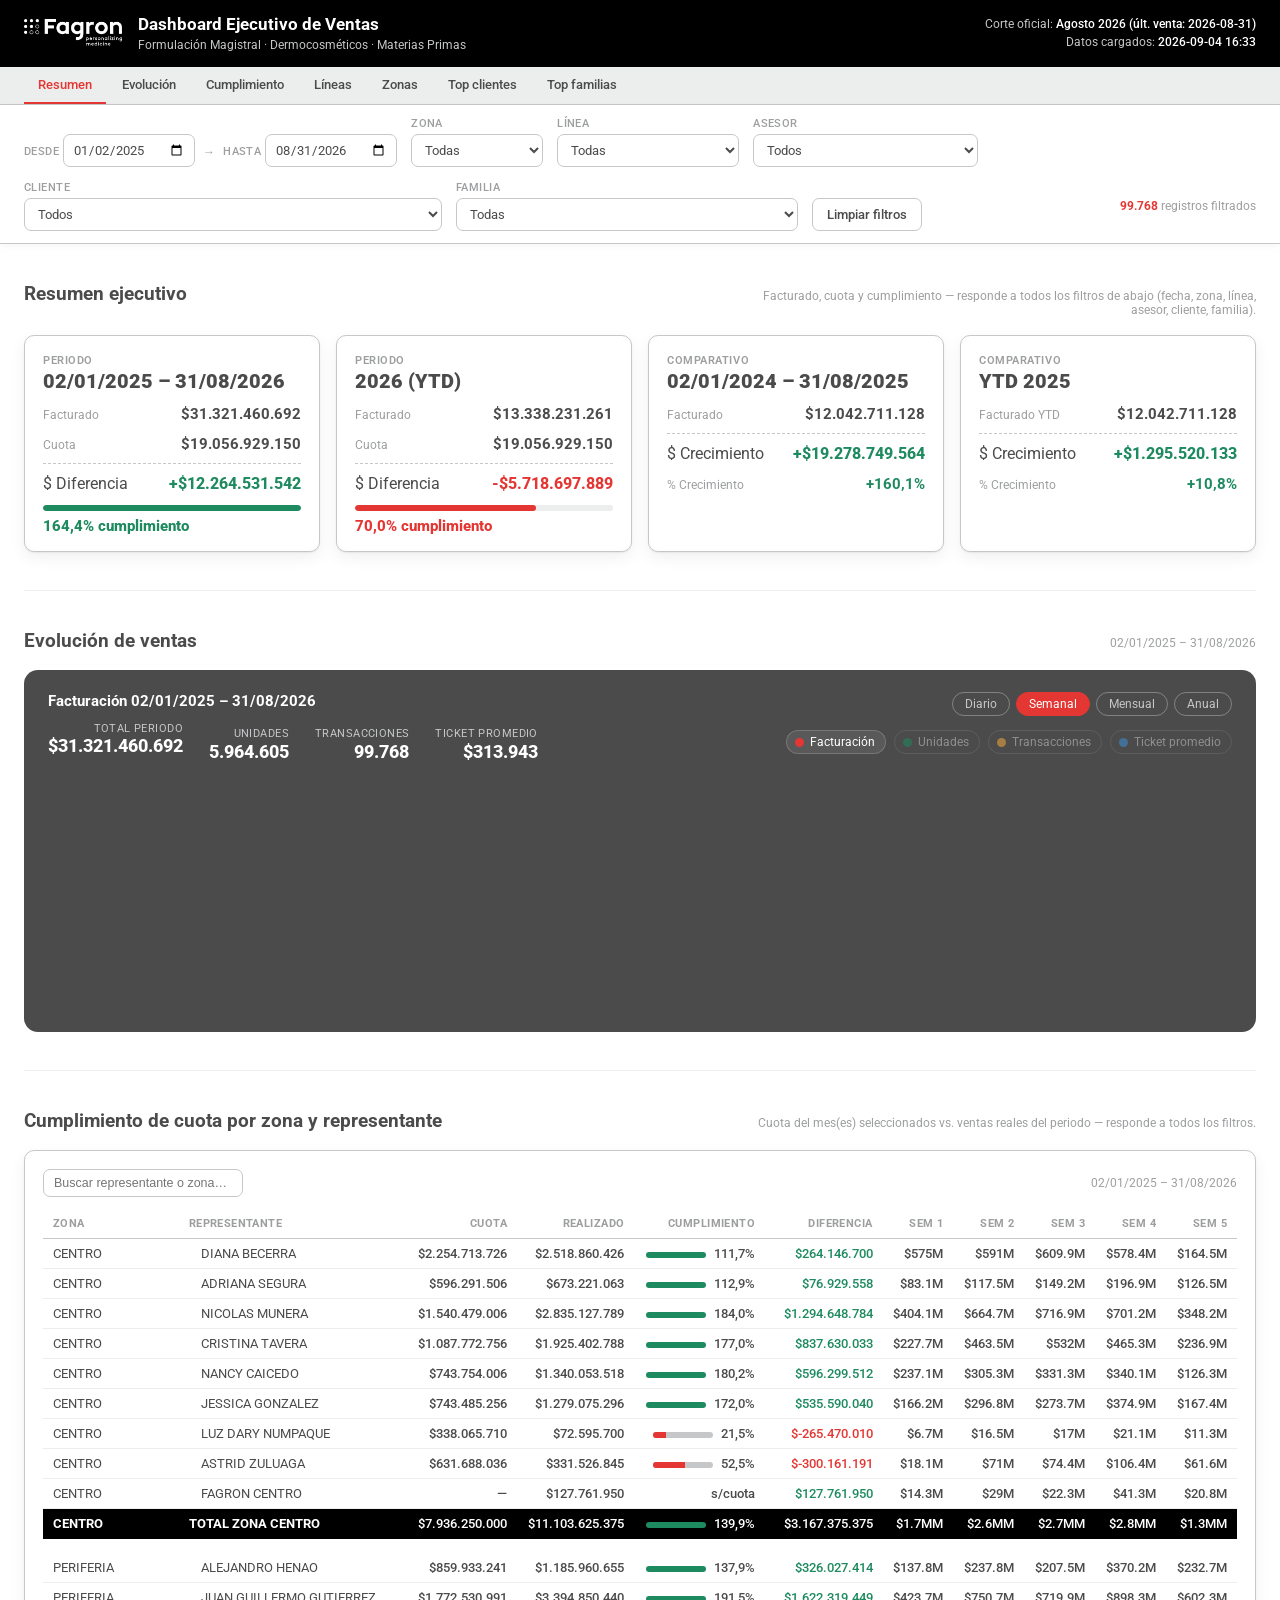
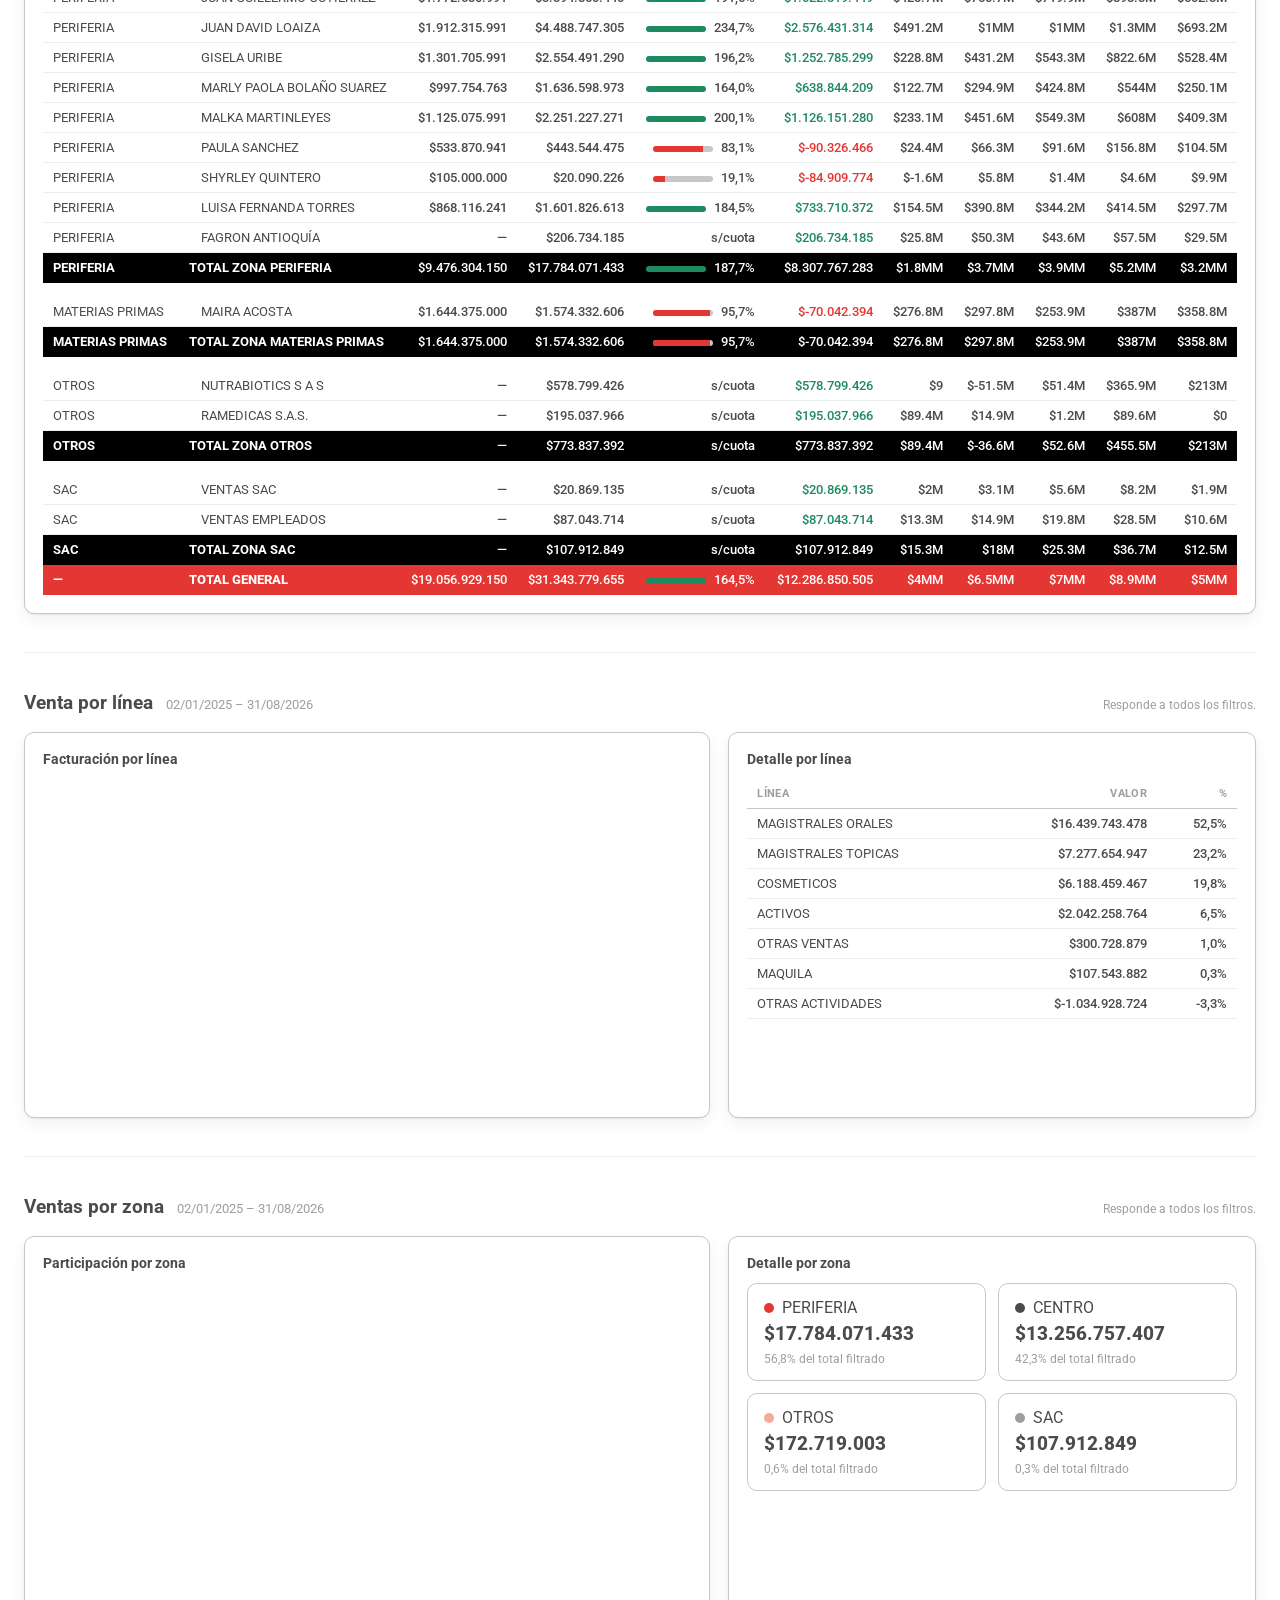
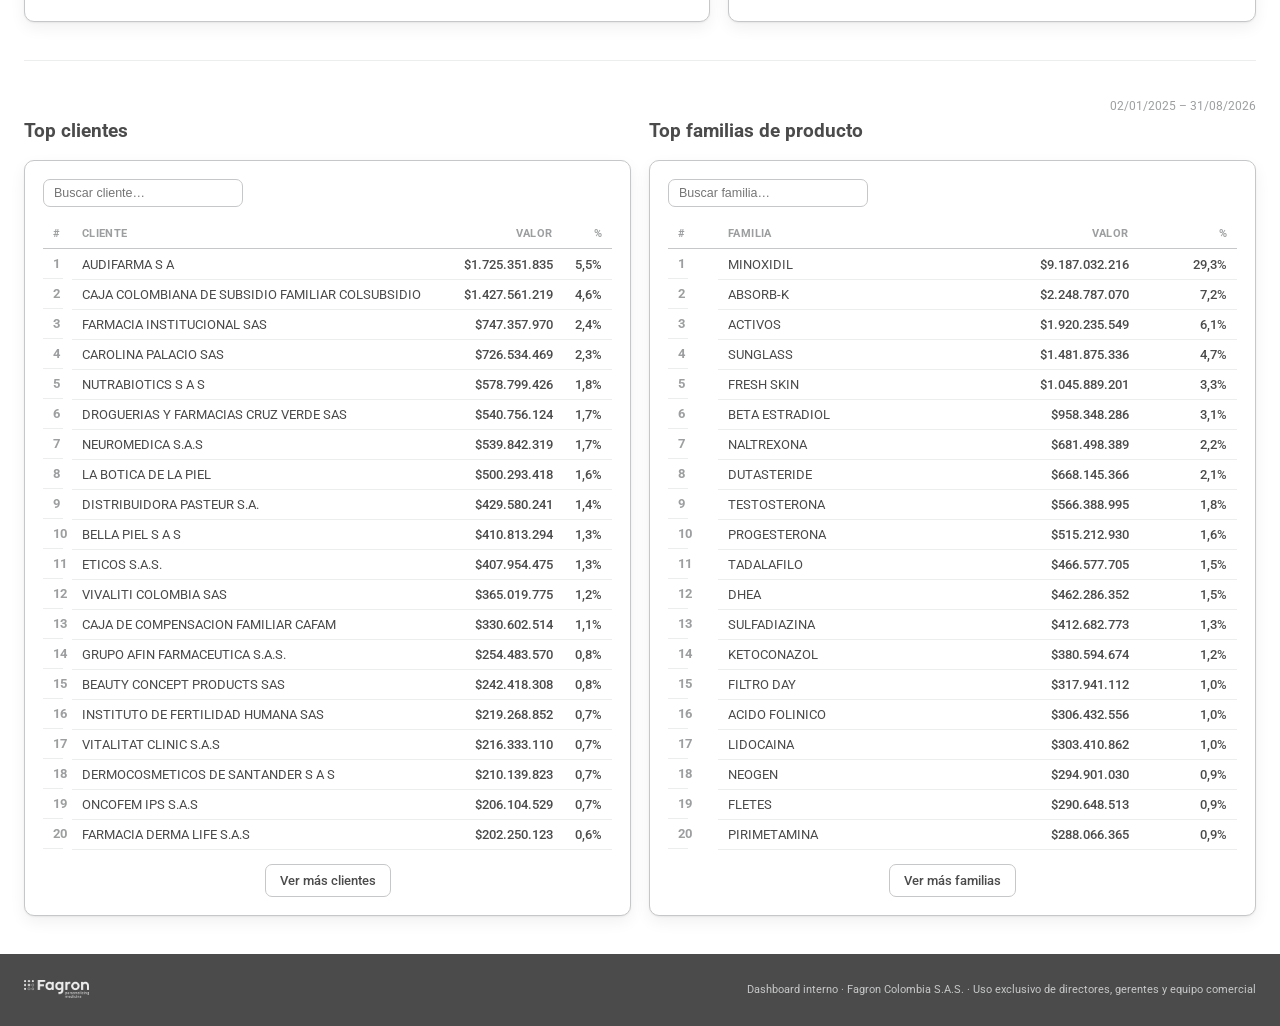
<file: index.html>
<!DOCTYPE html>
<html lang="es">
<head>
<meta charset="UTF-8">
<meta name="viewport" content="width=device-width, initial-scale=1.0">
<title>Fagron Colombia · Dashboard Ejecutivo de Ventas</title>
<link rel="preconnect" href="https://fonts.googleapis.com">
<link href="https://fonts.googleapis.com/css2?family=Roboto:wght@400;500;700;900&display=swap" rel="stylesheet">
<link rel="stylesheet" href="css/styles.css">
</head>
<body>

<div id="loading">
  <img src="assets/logo.png" alt="Fagron">
  <div class="spinner"></div>
  <p style="font-size:13px;color:#9C9E9F;">Cargando datos de ventas…</p>
</div>

<header class="topbar">
  <div class="wrap">
    <div class="topbar__brand">
      <img src="assets/logo-blanco.png" alt="Fagron">
      <div class="topbar__titles">
        <h1>Dashboard Ejecutivo de Ventas</h1>
        <span>Formulación Magistral · Dermocosméticos · Materias Primas</span>
      </div>
    </div>
    <div class="topbar__meta">
      Corte oficial: <b id="meta-corte">—</b><br>
      Datos cargados: <b id="meta-generado">—</b>
    </div>
  </div>
</header>

<nav class="sectionnav">
  <div class="wrap">
    <a href="#resumen" class="active">Resumen</a>
    <a href="#evolucion">Evolución</a>
    <a href="#cumplimiento">Cumplimiento</a>
    <a href="#lineas">Líneas</a>
    <a href="#zonas">Zonas</a>
    <a href="#clientes">Top clientes</a>
    <a href="#familias">Top familias</a>
  </div>
</nav>

<div class="filterbar">
  <div class="wrap">
    <div class="field field--dates">
      <div>
        <label for="f-desde">Desde</label>
        <input type="date" id="f-desde">
      </div>
      <span class="sep">→</span>
      <div>
        <label for="f-hasta">Hasta</label>
        <input type="date" id="f-hasta">
      </div>
    </div>
    <div class="field">
      <label for="f-zona">Zona</label>
      <select id="f-zona"><option value="">Todas</option></select>
    </div>
    <div class="field">
      <label for="f-linea">Línea</label>
      <select id="f-linea"><option value="">Todas</option></select>
    </div>
    <div class="field">
      <label for="f-asesor">Asesor</label>
      <select id="f-asesor"><option value="">Todos</option></select>
    </div>
    <div class="field">
      <label for="f-cliente">Cliente</label>
      <select id="f-cliente"><option value="">Todos</option></select>
    </div>
    <div class="field">
      <label for="f-familia">Familia</label>
      <select id="f-familia"><option value="">Todas</option></select>
    </div>
    <button class="btn" id="btn-reset">Limpiar filtros</button>
    <div class="filter-status" id="filter-status"></div>
  </div>
</div>

<main class="wrap">

  <!-- ===================== RESUMEN / KPIs ===================== -->
  <section id="resumen">
    <div class="section__head">
      <h2>Resumen ejecutivo</h2>
      <span class="hint">Facturado, cuota y cumplimiento — responde a todos los filtros de abajo (fecha, zona, línea, asesor, cliente, familia).</span>
    </div>
    <div class="kpi-grid" id="kpi-grid"></div>
  </section>

  <!-- ===================== EVOLUCION ===================== -->
  <section id="evolucion">
    <div class="section__head">
      <h2>Evolución de ventas</h2>
      <span class="hint periodo-inline" id="periodo-evolucion"></span>
    </div>
    <div class="hero-card">
      <div class="hero-card__top">
        <h3 id="ev-titulo">Facturación</h3>
        <div class="chip-toggle" id="chip-agrupacion">
          <button data-mode="day">Diario</button>
          <button data-mode="week" class="active">Semanal</button>
          <button data-mode="month">Mensual</button>
          <button data-mode="year">Anual</button>
        </div>
      </div>
      <div class="hero-card__stats">
        <div><div class="k">Total periodo</div><div class="v" id="ev-total">—</div></div>
        <div><button type="button" class="stat-toggle" id="tog-unidades" data-serie="unidades"><span class="k">Unidades</span></button><div class="v" id="ev-unidades">—</div></div>
        <div><button type="button" class="stat-toggle" id="tog-transacciones" data-serie="transacciones"><span class="k">Transacciones</span></button><div class="v" id="ev-transacciones">—</div></div>
        <div><button type="button" class="stat-toggle" id="tog-ticket" data-serie="ticket"><span class="k">Ticket promedio</span></button><div class="v" id="ev-ticket">—</div></div>
        <div class="evol-legend" id="evol-legend">
          <button type="button" class="evol-legend__chip is-on" id="leg-facturacion" data-serie="facturacion"><i style="background:#E43733"></i>Facturación</button>
          <button type="button" class="evol-legend__chip" id="leg-unidades" data-serie="unidades"><i style="background:#1E8A5F"></i>Unidades</button>
          <button type="button" class="evol-legend__chip" id="leg-transacciones" data-serie="transacciones"><i style="background:#F2A93B"></i>Transacciones</button>
          <button type="button" class="evol-legend__chip" id="leg-ticket" data-serie="ticket"><i style="background:#3E8FD6"></i>Ticket promedio</button>
        </div>
      </div>
      <canvas id="chart-evolucion" height="90"></canvas>
    </div>
  </section>

  <!-- ===================== CUMPLIMIENTO (REAL GENERAL) ===================== -->
  <section id="cumplimiento">
    <div class="section__head">
      <h2>Cumplimiento de cuota por zona y representante</h2>
      <span class="hint">Cuota del mes(es) seleccionados vs. ventas reales del periodo — responde a todos los filtros.</span>
    </div>
    <div class="panel">
      <div class="table-toolbar">
        <input class="search-mini" id="rg-search" placeholder="Buscar representante o zona…">
        <span class="periodo-inline" id="periodo-cumplimiento"></span>
      </div>
      <div class="table-scroll">
        <table id="tabla-real-general">
          <thead>
            <tr>
              <th>Zona</th><th>Representante</th>
              <th class="num">Cuota</th><th class="num">Realizado</th>
              <th class="num">Cumplimiento</th><th class="num">Diferencia</th>
              <th class="num" title="Semana 1 del periodo seleccionado">Sem 1</th>
              <th class="num" title="Semana 2 del periodo seleccionado">Sem 2</th>
              <th class="num" title="Semana 3 del periodo seleccionado">Sem 3</th>
              <th class="num" title="Semana 4 del periodo seleccionado">Sem 4</th>
              <th class="num" title="Semana 5 del periodo seleccionado">Sem 5</th>
            </tr>
          </thead>
          <tbody></tbody>
        </table>
      </div>
    </div>
  </section>

  <!-- ===================== LINEAS ===================== -->
  <section id="lineas">
    <div class="section__head">
      <h2>Venta por línea <span class="periodo-inline" id="periodo-lineas"></span></h2>
      <span class="hint">Responde a todos los filtros.</span>
    </div>
    <div class="grid-2">
      <div class="panel panel--chart">
        <h4>Facturación por línea</h4>
        <canvas id="chart-lineas"></canvas>
      </div>
      <div class="panel">
        <h4>Detalle por línea</h4>
        <div class="table-scroll">
          <table id="tabla-lineas">
            <thead><tr><th>Línea</th><th class="num">Valor</th><th class="num">%</th></tr></thead>
            <tbody></tbody>
          </table>
        </div>
      </div>
    </div>
  </section>

  <!-- ===================== ZONAS ===================== -->
  <section id="zonas">
    <div class="section__head">
      <h2>Ventas por zona <span class="periodo-inline" id="periodo-zonas"></span></h2>
      <span class="hint">Responde a todos los filtros.</span>
    </div>
    <div class="grid-2">
      <div class="panel panel--chart">
        <h4>Participación por zona</h4>
        <canvas id="chart-zonas"></canvas>
      </div>
      <div class="panel">
        <h4>Detalle por zona</h4>
        <div id="zona-cards" class="grid-3 zona-cards-grid" style="gap:12px;"></div>
      </div>
    </div>
  </section>

  <!-- ===================== TOP CLIENTES Y FAMILIAS ===================== -->
  <section id="clientes">
    <span class="hint periodo-inline" id="periodo-clifam" style="display:block;text-align:right;margin-bottom:6px;"></span>
    <div class="grid-2 grid-2--equal">
      <div>
        <div class="section__head">
          <h2>Top clientes</h2>
        </div>
        <div class="panel">
          <div class="table-toolbar">
            <input class="search-mini" id="cli-search" placeholder="Buscar cliente…">
          </div>
          <p class="cross-filter-note" id="clientes-filtro-nota" style="display:none;">Mostrando solo clientes de la familia seleccionada — clic de nuevo en esa familia para quitar el filtro.</p>
          <div class="table-scroll">
            <table id="tabla-clientes">
              <thead><tr><th>#</th><th>Cliente</th><th class="num">Valor</th><th class="num">%</th></tr></thead>
              <tbody></tbody>
            </table>
          </div>
          <button class="btn loadmore" id="cli-more">Ver más clientes</button>
        </div>
      </div>
      <div id="familias">
        <div class="section__head">
          <h2>Top familias de producto</h2>
        </div>
        <div class="panel">
          <div class="table-toolbar">
            <input class="search-mini" id="fam-search" placeholder="Buscar familia…">
          </div>
          <p class="cross-filter-note" id="familias-filtro-nota" style="display:none;">Mostrando solo familias del cliente seleccionado — clic de nuevo en ese cliente para quitar el filtro.</p>
          <div class="table-scroll">
            <table id="tabla-familias">
              <thead><tr><th>#</th><th>Familia</th><th class="num">Valor</th><th class="num">%</th></tr></thead>
              <tbody></tbody>
            </table>
          </div>
          <button class="btn loadmore" id="fam-more">Ver más familias</button>
        </div>
      </div>
    </div>
  </section>

</main>

<button id="scrollTopBtn" title="Ir arriba" aria-label="Ir arriba">↑</button>

<footer>
  <div class="wrap">
    <img src="assets/logo-blanco.png" alt="Fagron">
    <small>Dashboard interno · Fagron Colombia S.A.S. · Uso exclusivo de directores, gerentes y equipo comercial</small>
  </div>
</footer>

<script src="js/vendor/chart.umd.min.js"></script>
<script src="js/app.js"></script>
</body>
</html>
</file>
<file: css/styles.css>
/* =========================================================
   Fagron · Dashboard Ejecutivo de Ventas
   Tokens de marca:
   primario  #E43733 (rojo)   | #9C9E9F (gris)
   secundario#000000 | #4B4B4B | #C6C7C8 | #ECEDED | #F5AA9A
   Tipografia: Roboto (graphik no disponible en este entorno)
   ========================================================= */

:root{
  --rojo:        #E43733;
  --rojo-oscuro: #C22521;
  --gris-osc:    #4B4B4B;
  --gris:        #9C9E9F;
  --gris-claro:  #C6C7C8;
  --gris-bg:     #ECEDED;
  --salmon:      #F5AA9A;
  --negro:       #000000;
  --blanco:      #FFFFFF;

  /* semaforo financiero: fuera de la paleta de marca a proposito,
     para que cumplimiento/crecimiento se lean de inmediato. */
  --verde:       #1E8A5F;
  --verde-bg:    #E4F4EE;
  --rojo-bg:     #FBE7E6;

  --font: 'Roboto', -apple-system, Segoe UI, sans-serif;

  --radius: 10px;
  --shadow: 0 1px 2px rgba(0,0,0,.06), 0 6px 16px rgba(0,0,0,.06);
  --maxw: 1280px;
}

*,*::before,*::after{ box-sizing:border-box; }
html{ scroll-behavior:smooth; }
html, body{ overflow-x:hidden; max-width:100%; }
body{
  margin:0;
  font-family:var(--font);
  color:var(--gris-osc);
  background:var(--blanco);
  -webkit-font-smoothing:antialiased;
  font-variant-numeric: tabular-nums;
}
h1,h2,h3,h4{ margin:0; font-weight:700; color:var(--gris-osc); }
p{ margin:0; }
button{ font-family:inherit; }
a{ color:inherit; }
::selection{ background:var(--salmon); color:var(--negro); }

.wrap{ max-width:var(--maxw); margin:0 auto; padding:0 24px; }

/* ---------- Barra superior ---------- */
.topbar{
  background:var(--negro);
  color:var(--blanco);
  position:sticky; top:0; z-index:40;
}
.topbar .wrap{
  display:flex; align-items:center; justify-content:space-between;
  padding-top:14px; padding-bottom:14px; gap:16px;
}
.topbar__brand{ display:flex; align-items:center; gap:16px; min-width:0; }
.topbar__brand img{ height:30px; width:auto; display:block; }
.topbar__titles{ min-width:0; }
.topbar__titles h1{ font-size:17px; color:var(--blanco); line-height:1.2; }
.topbar__titles span{ font-size:12px; color:var(--gris-claro); }
.topbar__meta{ text-align:right; font-size:11.5px; color:var(--gris-claro); line-height:1.5; flex-shrink:0; }
.topbar__meta b{ color:var(--blanco); font-weight:500; }

/* ---------- Barra de filtros ---------- */
.filterbar{
  position:sticky; top:58px; z-index:39;
  background:var(--blanco);
  border-bottom:1px solid var(--gris-claro);
  box-shadow:0 2px 8px rgba(0,0,0,.04);
}
.filterbar .wrap{
  display:flex; flex-wrap:wrap; align-items:end; gap:14px;
  padding-top:12px; padding-bottom:12px;
}
.field{ display:flex; flex-direction:column; gap:4px; }
.field label{ font-size:10.5px; text-transform:uppercase; letter-spacing:.04em; color:var(--gris); font-weight:500; }
.field input, .field select{
  font-family:inherit; font-size:13px; color:var(--gris-osc);
  border:1px solid var(--gris-claro); border-radius:7px;
  padding:7px 9px; background:var(--blanco); min-width:132px;
  outline:none;
}
.field input:focus, .field select:focus{ border-color:var(--rojo); box-shadow:0 0 0 3px rgba(228,55,51,.12); }
.field--dates{ flex-direction:row; align-items:end; gap:8px; }
.field--dates .sep{ padding-bottom:8px; color:var(--gris); font-size:12px; }

.btn{
  border:1px solid var(--gris-claro); background:var(--blanco); color:var(--gris-osc);
  border-radius:7px; padding:8px 14px; font-size:12.5px; font-weight:500; cursor:pointer;
  transition:border-color .15s, color .15s;
}
.btn:hover{ border-color:var(--rojo); color:var(--rojo); }
.btn--primary{ background:var(--rojo); border-color:var(--rojo); color:var(--blanco); }
.btn--primary:hover{ background:var(--rojo-oscuro); border-color:var(--rojo-oscuro); color:var(--blanco); }

.filter-status{
  margin-left:auto; font-size:12px; color:var(--gris); align-self:center;
  white-space:nowrap;
}
.filter-status b{ color:var(--rojo); font-weight:700; }

/* ---------- Navegacion de secciones ---------- */
.sectionnav{ background:var(--gris-bg); border-bottom:1px solid var(--gris-claro); }
.sectionnav .wrap{ display:flex; gap:2px; overflow-x:auto; }
.sectionnav a{
  display:block; white-space:nowrap; font-size:12.5px; font-weight:500; color:var(--gris-osc);
  padding:10px 14px; text-decoration:none; border-bottom:2px solid transparent;
}
.sectionnav a:hover{ color:var(--rojo); }
.sectionnav a.active{ color:var(--rojo); border-bottom-color:var(--rojo); }

/* ---------- Secciones generales ---------- */
section{ padding:38px 0; border-bottom:1px solid var(--gris-bg); }
section:last-of-type{ border-bottom:none; }
.section__head{ display:flex; align-items:baseline; justify-content:space-between; gap:16px; margin-bottom:18px; flex-wrap:wrap; }
.section__head h2{ font-size:19px; }
.section__head .hint{ font-size:12px; color:var(--gris); max-width:520px; text-align:right; }
.badge-static{
  display:inline-flex; align-items:center; gap:6px; font-size:11px; color:var(--gris);
  background:var(--gris-bg); border-radius:20px; padding:4px 10px; margin-top:6px;
}
.badge-static::before{ content:''; width:6px; height:6px; border-radius:50%; background:var(--gris); }

/* ---------- KPIs ---------- */
.kpi-grid{ display:grid; grid-template-columns:repeat(4,1fr); gap:16px; align-items:stretch; }
.kpi-card{
  background:var(--blanco); border:1px solid var(--gris-claro); border-radius:var(--radius);
  padding:18px 18px 16px; box-shadow:var(--shadow);
  display:flex; flex-direction:column;
}
.kpi-card__label{ font-size:11px; text-transform:uppercase; letter-spacing:.05em; color:var(--gris); font-weight:600; }
.kpi-card__title{ font-size:20px; font-weight:900; color:var(--gris-osc); margin-top:2px; }
.kpi-row{ display:flex; justify-content:space-between; align-items:baseline; margin-top:12px; }
.kpi-row .k{ font-size:12px; color:var(--gris); }
.kpi-row .v{ font-size:15px; font-weight:700; color:var(--gris-osc); }
.kpi-row .v.pos{ color:var(--verde); }
.kpi-row .v.neg{ color:var(--rojo); }
.kpi-diff{ display:flex; justify-content:space-between; align-items:baseline; margin-top:10px; padding-top:10px; border-top:1px dashed var(--gris-claro); }
.kpi-diff .v{ font-size:16px; font-weight:800; }
.pos{ color:var(--verde); } .neg{ color:var(--rojo); }
.progress{ height:6px; border-radius:4px; background:var(--gris-bg); margin-top:12px; overflow:hidden; }
.progress > span{ display:block; height:100%; background:var(--rojo); border-radius:4px; }
.progress > span.ok{ background:var(--verde); }
.kpi-pct{ font-size:15px; font-weight:800; margin-top:6px; display:block; }

/* ---------- Hero / evolucion ---------- */
.hero-card{
  background:var(--gris-osc); border-radius:14px; padding:22px 24px 10px; color:var(--blanco);
}
.hero-card__top{ display:flex; justify-content:space-between; align-items:flex-start; flex-wrap:wrap; gap:12px; margin-bottom:6px; }
.hero-card__top h3{ color:var(--blanco); font-size:15px; }
.hero-card__stats{ display:flex; gap:26px; flex-wrap:wrap; align-items:flex-start; }
.hero-card__stats div{ text-align:right; }
.hero-card__stats .k{ font-size:10.5px; color:var(--gris-claro); text-transform:uppercase; letter-spacing:.04em; }
.hero-card__stats .v{ font-size:18px; font-weight:800; color:var(--blanco); }
.evol-legend{ margin-left:auto; display:flex; gap:8px; flex-wrap:wrap; align-self:center; }
.evol-legend__chip{
  display:inline-flex; align-items:center; gap:6px; font-size:11.5px; color:var(--gris-claro);
  background:transparent; border:1px solid rgba(255,255,255,.18); border-radius:20px; padding:4px 10px 4px 8px;
  cursor:pointer; font-family:inherit; opacity:.55; transition:opacity .15s, background .15s;
}
.evol-legend__chip i{ width:9px; height:9px; border-radius:50%; display:inline-block; flex-shrink:0; }
.evol-legend__chip.is-on{ opacity:1; background:rgba(255,255,255,.08); color:var(--blanco); }
span.evol-legend__chip{ cursor:default; }
.hero-card canvas{ max-height:260px; }
.chip-toggle{ display:flex; gap:6px; }
.chip-toggle button{
  background:transparent; border:1px solid rgba(255,255,255,.3); color:var(--gris-claro);
  border-radius:20px; padding:4px 12px; font-size:11.5px; cursor:pointer;
}
.chip-toggle button.active{ background:var(--rojo); border-color:var(--rojo); color:var(--blanco); }

.stat-toggle{
  background:none; border:none; padding:0; margin:0; cursor:pointer; font:inherit;
  display:block; text-align:right; width:100%;
}
.stat-toggle .k{ transition:color .15s; }
.stat-toggle:hover .k{ color:var(--blanco); }
.stat-toggle.on--unidades .k{ color:#3DDC97; font-weight:700; }
.stat-toggle.on--transacciones .k{ color:#F2C94C; font-weight:700; }
.stat-toggle.on--ticket .k{ color:#56B4F2; font-weight:700; }

.periodo-inline{ font-size:12px; font-weight:400; color:var(--gris); margin-left:8px; white-space:nowrap; }
h2 .periodo-inline{ font-size:13px; vertical-align:middle; }

#scrollTopBtn{
  position:fixed; right:22px; bottom:26px; z-index:50;
  width:44px; height:44px; border-radius:50%; border:none;
  background:var(--rojo); color:var(--blanco); font-size:20px; font-weight:700;
  box-shadow:0 4px 14px rgba(0,0,0,.25); cursor:pointer;
  display:none; align-items:center; justify-content:center;
  transition:background .15s, transform .15s;
}
#scrollTopBtn:hover{ background:var(--rojo-oscuro); transform:translateY(-2px); }
#scrollTopBtn.show{ display:flex; }

/* ---------- Grillas de contenido ---------- */
.grid-2{ display:grid; grid-template-columns:1.3fr 1fr; gap:18px; align-items:stretch; min-width:0; }
.grid-2 > *{ min-width:0; }
.grid-2--equal{ grid-template-columns:1fr 1fr; }
.grid-3{ display:grid; grid-template-columns:repeat(3,1fr); gap:16px; min-width:0; }
.grid-3 > *{ min-width:0; }
.zona-cards-grid{ grid-template-columns:repeat(2,1fr); }
.panel{
  background:var(--blanco); border:1px solid var(--gris-claro); border-radius:var(--radius);
  padding:18px; box-shadow:var(--shadow);
}
.panel h4{ font-size:13.5px; margin-bottom:12px; color:var(--gris-osc); }
.panel--chart canvas{ max-height:320px; max-width:100%; }
canvas{ max-width:100%; }
img{ max-width:100%; }

/* ---------- Tablas ---------- */
.table-scroll{ overflow-x:auto; }
table{ width:100%; border-collapse:collapse; font-size:12.5px; }
thead th{
  text-align:left; font-size:10.5px; text-transform:uppercase; letter-spacing:.04em; color:var(--gris);
  padding:8px 10px; border-bottom:1px solid var(--gris-claro); white-space:nowrap; position:sticky; top:0; background:var(--blanco);
}
thead th.num{ text-align:right; }
tbody td{ padding:7px 10px; border-bottom:1px solid var(--gris-bg); white-space:nowrap; }
tbody td.num{ text-align:right; font-weight:500; }
tbody tr:hover{ background:var(--gris-bg); }
tbody tr.row-selectable{ cursor:pointer; }
tbody tr.row-selected{ background:var(--gris-bg); font-weight:600; }
tbody tr.row-selected:hover{ background:var(--gris-claro); }
tbody tr.row-subtotal{ background:var(--gris-bg); font-weight:700; }
tbody tr.row-total_zona{ background:var(--negro); color:var(--blanco); font-weight:700; }
tbody tr.row-total_zona td{ border-bottom-color:var(--negro); }
tbody tr.row-total_general{ background:var(--rojo); color:var(--blanco); font-weight:800; }
tbody tr.row-total_general td{ border-bottom-color:var(--rojo); }
tbody tr.row-espacio{ background:transparent; }
tbody tr.row-espacio td{ padding:7px 0; border-bottom:none; }
.indent{ padding-left:22px !important; }
.mini-bar{ display:inline-block; width:60px; height:6px; border-radius:3px; background:var(--gris-claro); vertical-align:middle; margin-right:8px; overflow:hidden; }
.mini-bar > span{ display:block; height:100%; background:var(--rojo); }
.mini-bar > span.ok{ background:var(--verde); }
.rank{ display:inline-block; width:20px; color:var(--gris); font-weight:700; }

.table-toolbar{ display:flex; justify-content:space-between; align-items:center; gap:12px; margin-bottom:12px; flex-wrap:wrap;}
.cross-filter-note{ font-size:11.5px; color:var(--rojo); background:var(--rojo-bg); border-radius:6px; padding:6px 10px; margin:-4px 0 10px; }
.search-mini{ border:1px solid var(--gris-claro); border-radius:7px; padding:6px 10px; font-size:12.5px; min-width:200px; }
.loadmore{ display:block; margin:14px auto 0; }

/* ---------- Zona cards ---------- */
.zona-card{
  border:1px solid var(--gris-claro); border-radius:var(--radius); padding:14px 16px;
  display:flex; flex-direction:column; gap:6px; min-width:0;
}
.zona-card__top{ display:flex; justify-content:space-between; align-items:center; min-width:0; }
.zona-card__top span{ display:flex; align-items:center; min-width:0; overflow:hidden; text-overflow:ellipsis; white-space:nowrap; }
.zona-card__dot{ width:10px; height:10px; border-radius:50%; display:inline-block; margin-right:8px; flex-shrink:0; }
.zona-card__val{ font-size:clamp(14px, 2.4vw, 19px); font-weight:800; line-height:1.2; overflow-wrap:anywhere; }
.zona-card__pct{ font-size:12px; color:var(--gris); }

/* ---------- Footer ---------- */
footer{ background:var(--gris-osc); color:var(--gris-claro); padding:26px 0; }
footer .wrap{ display:flex; justify-content:space-between; align-items:center; flex-wrap:wrap; gap:10px; }
footer img{ height:20px; opacity:.9; }
footer small{ font-size:11px; color:var(--gris-claro); }

/* ---------- Empty / loading ---------- */
.empty-msg{ text-align:center; color:var(--gris); font-size:13px; padding:30px 0; }
#loading{
  position:fixed; inset:0; background:var(--blanco); z-index:100;
  display:flex; align-items:center; justify-content:center; flex-direction:column; gap:14px;
}
#loading img{ height:34px; }
.spinner{ width:26px; height:26px; border:3px solid var(--gris-bg); border-top-color:var(--rojo); border-radius:50%; animation:spin 0.8s linear infinite; }
@keyframes spin{ to{ transform:rotate(360deg); } }

/* ---------- Responsive ---------- */
@media (max-width:980px){
  .kpi-grid{ grid-template-columns:repeat(2,1fr); }
  .grid-2{ grid-template-columns:1fr; }
  .grid-3{ grid-template-columns:1fr; }
  .topbar .wrap{ flex-wrap:wrap; }
  .topbar__meta{ text-align:left; }
  .filterbar{ top:96px; }
}
@media (max-width:600px){
  .kpi-grid{ grid-template-columns:1fr; }
  .wrap{ padding:0 16px; }
  .field, .field select, .field input{ min-width:0; width:100%; }
  .filterbar .wrap{ flex-direction:column; align-items:stretch; }
  .field--dates{ flex-wrap:wrap; }
  .field--dates > div{ flex:1 1 auto; min-width:0; }
  .filter-status{ margin-left:0; }
}

@media print{
  .filterbar, .sectionnav, #loading{ display:none; }
}
</file>
